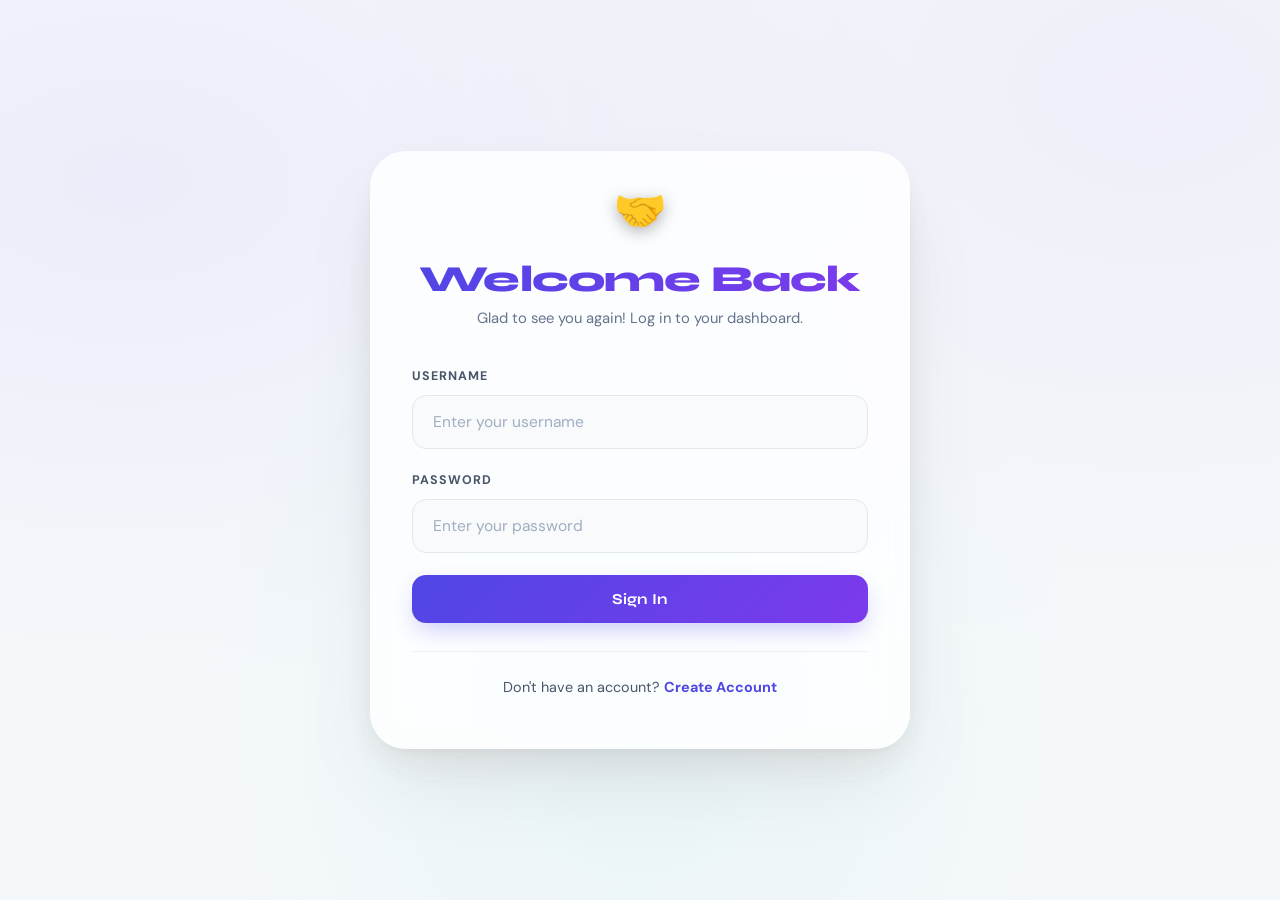
<file: index.html>
<!DOCTYPE html>
<html lang="en">

<head>
    <meta charset="UTF-8">
    <meta name="viewport" content="width=device-width, initial-scale=1.0, maximum-scale=1.0, user-scalable=no">
    <title>Dashboard | Smart Study Scheduler</title>

    <link rel="preconnect" href="https://fonts.googleapis.com">
    <link rel="preconnect" href="https://fonts.gstatic.com" crossorigin>
    <link href="https://fonts.googleapis.com/css2?family=Inter:wght@400;500;600;700&display=swap" rel="stylesheet">

    <link rel="stylesheet" href="style.css">
    <script src="script.js" defer></script>
</head>

<body>

    <div class="dashboard-container glass-effect">
        <header class="header">
            <div class="header-titles">
                <h1>Smart Study Scheduler</h1>
                <p class="subtitle">Dynamic Programming Engine</p>
            </div>
            <button id="logoutBtn" class="btn btn-danger">Logout</button>
        </header>

        <section class="input-section">
            <h3 class="section-title">Add Study Session</h3>
            <form id="sessionForm">
                <div class="input-grid">
                    <div class="form-group">
                        <label for="subjectName">Subject Name</label>
                        <input type="text" id="subjectName" placeholder="e.g., Data Structures" required
                            autocomplete="off">
                    </div>
                    <div class="form-group">
                        <label for="startTime">Start Time</label>
                        <input type="time" id="startTime" required>
                    </div>
                    <div class="form-group">
                        <label for="endTime">End Time</label>
                        <input type="time" id="endTime" required>
                    </div>
                    <div class="form-group">
                        <label for="priority">Priority Weight</label>
                        <input type="number" id="priority" placeholder="10 = Highest (1-10)" min="1" max="10" required>
                    </div>
                </div>
                <button type="submit" class="btn btn-success">+ Add to Study Pool</button>
            </form>
        </section>

        <hr class="divider">

        <main class="tables-wrapper">
            <section class="table-container draft-section">
                <div class="table-header">
                    <h3>Your Sessions (Draft Pool)</h3>
                    <button id="optimizeBtn" class="btn btn-primary btn-glow">Generate Optimal Plan</button>
                </div>
                <div class="table-responsive">
                    <table>
                        <thead>
                            <tr>
                                <th>Subject</th>
                                <th>Start Time</th>
                                <th>End Time</th>
                                <th>Priority</th>
                            </tr>
                        </thead>
                        <tbody id="draftTableBody">
                        </tbody>
                    </table>
                </div>
            </section>

            <section class="table-container optimal-section" id="optimalSection" style="display: none;">
                <h3 class="success-title">Final Optimal Study Plan</h3>
                <div class="table-responsive">
                    <table class="optimal-table">
                        <thead>
                            <tr>
                                <th>Selected Subject</th>
                                <th>Start Time</th>
                                <th>End Time</th>
                                <th>Weight</th>
                            </tr>
                        </thead>
                        <tbody id="optimalTableBody">
                        </tbody>
                    </table>
                </div>
            </section>
        </main>
    </div>

    <div id="toast" class="toast"></div>

</body>

</html>
</file>
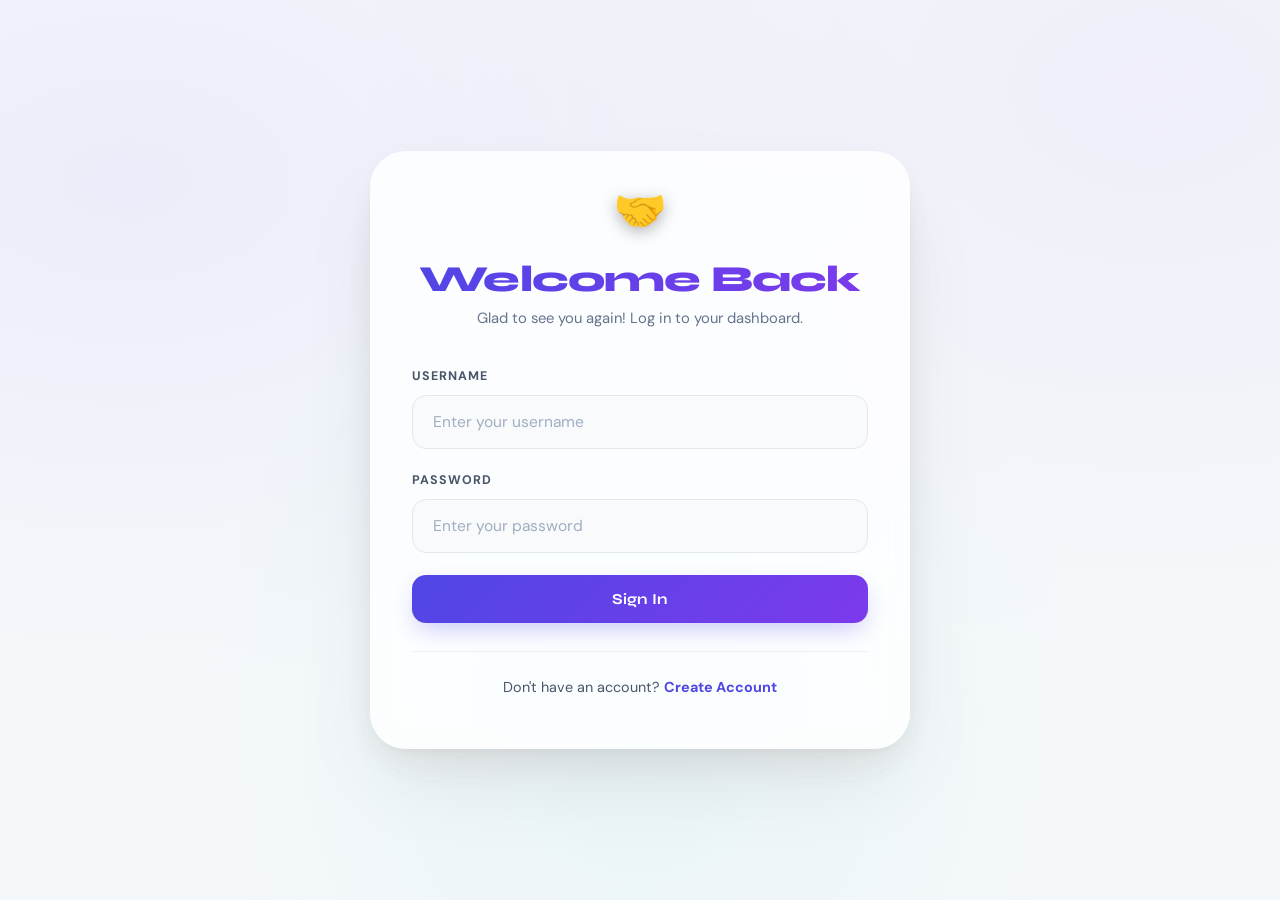
<file: login.html>
<!DOCTYPE html>
<html lang="en">

<head>
    <meta charset="UTF-8">
    <meta name="viewport" content="width=device-width, initial-scale=1.0, maximum-scale=1.0, user-scalable=no">
    <title>Login | Smart Study Scheduler</title>

    <link rel="preconnect" href="https://fonts.googleapis.com">
    <link rel="preconnect" href="https://fonts.gstatic.com" crossorigin>
    <link
        href="https://fonts.googleapis.com/css2?family=Syne:wght@400;500;600;700;800&family=DM+Sans:ital,opsz,wght@0,9..40,300;0,9..40,400;0,9..40,500;0,9..40,600;1,9..40,300&display=swap"
        rel="stylesheet">

    <link rel="stylesheet" href="style.css">
    <script src="script.js" defer></script>
</head>

<body>

    <div class="auth-container">
        <h2>Welcome Back</h2>
        <p class="auth-tagline">Glad to see you again! Log in to your dashboard.</p>

        <form id="loginForm">
            <div class="form-group">
                <label for="username">Username</label>
                <input type="text" id="username" placeholder="Enter your username" required autocomplete="username">
            </div>

            <div class="form-group">
                <label for="password">Password</label>
                <input type="password" id="password" placeholder="Enter your password" required
                    autocomplete="current-password">
            </div>

            <button type="submit" class="btn btn-auth-submit">Sign In</button>

            <div id="auth-message" class="auth-message"></div>
        </form>

        <div class="switch-link">
            <p>Don't have an account? <a href="signup.html">Create Account</a></p>
        </div>
    </div>

    <div id="toast" class="toast"></div>

</body>

</html>
</file>
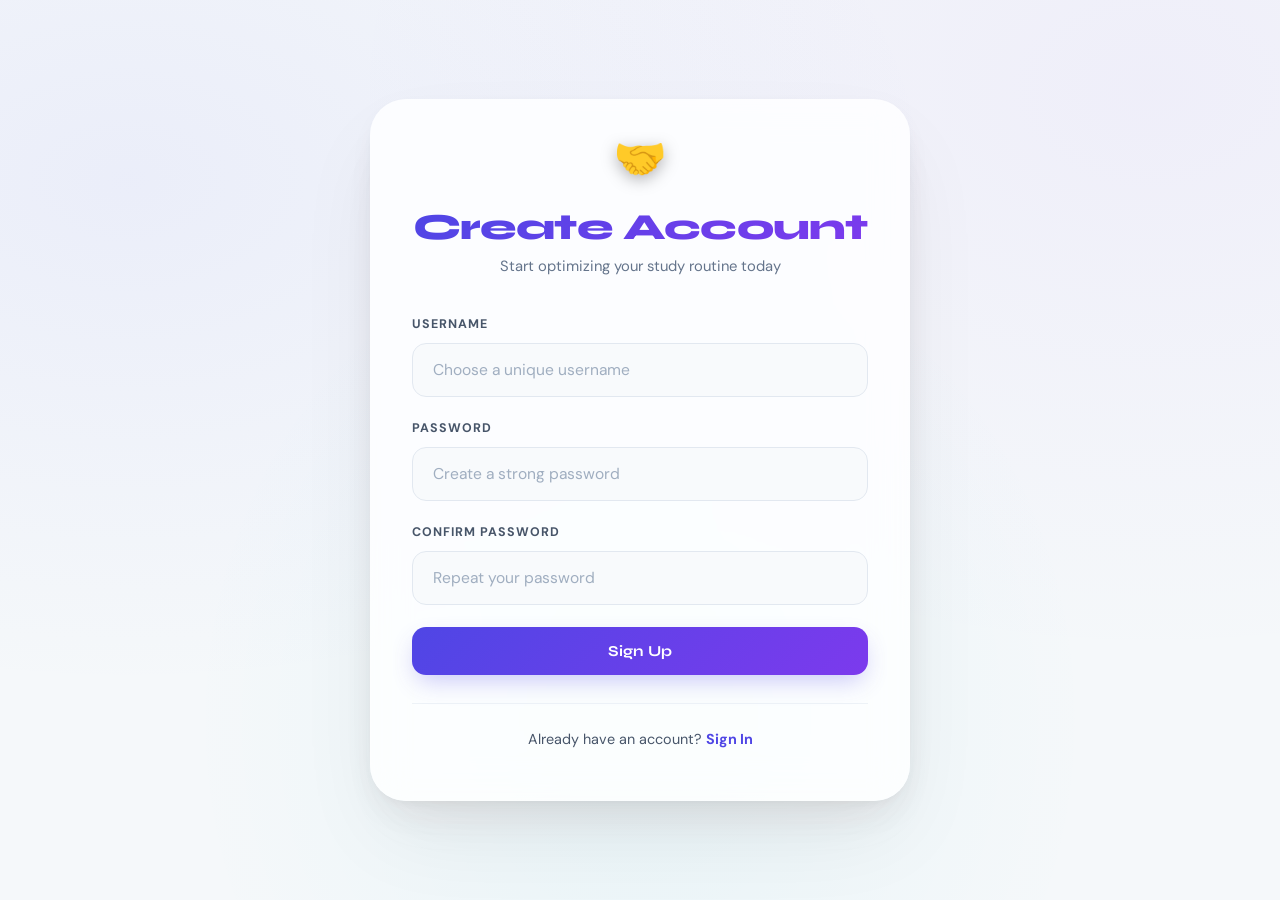
<file: signup.html>
<!DOCTYPE html>
<html lang="en">

<head>
    <meta charset="UTF-8">
    <meta name="viewport" content="width=device-width, initial-scale=1.0, maximum-scale=1.0, user-scalable=no">
    <title>Create Account | Smart Study Scheduler</title>

    <link rel="preconnect" href="https://fonts.googleapis.com">
    <link rel="preconnect" href="https://fonts.gstatic.com" crossorigin>
    <link
        href="https://fonts.googleapis.com/css2?family=Syne:wght@400;500;600;700;800&family=DM+Sans:ital,opsz,wght@0,9..40,300;0,9..40,400;0,9..40,500;0,9..40,600;1,9..40,300&display=swap"
        rel="stylesheet">

    <link rel="stylesheet" href="style.css">
    <script src="script.js" defer></script>
</head>

<body>

    <div class="auth-container">
        <h2>Create Account</h2>
        <p class="auth-tagline">Start optimizing your study routine today</p>

        <form id="signupForm">
            <div class="form-group">
                <label for="reg-username">Username</label>
                <input type="text" id="reg-username" placeholder="Choose a unique username" required
                    autocomplete="username">
            </div>

            <div class="form-group">
                <label for="reg-password">Password</label>
                <input type="password" id="reg-password" placeholder="Create a strong password" required
                    autocomplete="new-password">
            </div>

            <div class="form-group">
                <label for="reg-confirm-password">Confirm Password</label>
                <input type="password" id="reg-confirm-password" placeholder="Repeat your password" required
                    autocomplete="new-password">
            </div>

            <button type="submit" class="btn btn-auth-submit">Sign Up</button>

            <div id="auth-message" class="auth-message"></div>
        </form>

        <div class="switch-link">
            <p>Already have an account? <a href="login.html">Sign In</a></p>
        </div>
    </div>

    <div id="toast" class="toast"></div>

</body>

</html>
</file>
<file: style.css>
/* ============================================
   SMART STUDY SCHEDULER — LUXURY LIGHT SYSTEM
   Advanced Borderless Soft-Shadow Architecture
   ============================================ */

@import url('https://fonts.googleapis.com/css2?family=Syne:wght@400;500;600;700;800&family=DM+Sans:ital,opsz,wght@0,9..40,300;0,9..40,400;0,9..40,500;0,9..40,600;1,9..40,300&display=swap');

/* ── CSS Variables ── */
:root {
    /* Core Canvas */
    --bg-deep: #f5f8fa;
    --bg-mid: #edf2f6;
    --bg-surface: #ffffff;

    /* Premium Glass Config (Pure Shadows, No Borders) */
    --glass-bg: rgba(255, 255, 255, 0.82);
    --glass-bg-hover: rgba(255, 255, 255, 0.92);

    /* ADVANCED MULTI-LAYERED EMBEDDED LUXURY SHADOW */
    --glass-shadow:
        0 4px 10px -2px rgba(15, 12, 12, 0.04),
        0 12px 36px -4px rgba(85, 58, 58, 0.06),
        0 30px 60px -10px rgba(127, 118, 118, 0.05),
        0 40px 90px -15px rgba(64, 43, 43, 0.08);

    --glass-blur: blur(18px) saturate(140%);

    /* Accent Spectrum */
    --accent-primary: #4f46e5;
    --accent-glow: #6366f1;
    --accent-cyan: #06b6d4;
    --accent-purple: #7c3aed;
    --accent-green: #10b981;
    --accent-red: #f43f5e;
    --accent-amber: #f59e0b;

    /* Gradients */
    --grad-primary: linear-gradient(135deg, #4f46e5 0%, #7c3aed 100%);
    --grad-green: linear-gradient(135deg, #10b981 0%, #06b6d4 100%);
    --grad-red: linear-gradient(135deg, #f43f5e 0%, #ed64a6 100%);
    --grad-mesh: radial-gradient(ellipse at 10% 20%, rgba(99, 102, 241, 0.07) 0%, transparent 50%),
        radial-gradient(ellipse at 90% 10%, rgba(124, 58, 237, 0.05) 0%, transparent 50%),
        radial-gradient(ellipse at 50% 80%, rgba(6, 182, 212, 0.05) 0%, transparent 50%);

    /* Typography */
    --font-display: 'Syne', sans-serif;
    --font-body: 'DM Sans', sans-serif;

    /* High Readability Text Colors */
    --text-primary: #0f172a;
    --text-secondary: #475569;
    --text-muted: #64748b;

    /* Layout Radii */
    --radius-sm: 14px;
    --radius-md: 20px;
    --radius-lg: 26px;
    --radius-xl: 36px;

    /* Smooth Motion Springs */
    --ease-spring: cubic-bezier(0.34, 1.56, 0.64, 1);
    --ease-smooth: cubic-bezier(0.4, 0, 0.2, 1);
    --dur-fast: 180ms;
    --dur-mid: 320ms;
    --dur-slow: 500ms;
}

/* ── Base Setup & Custom Scrollbars (Chrome Fix) ── */
*,
*::before,
*::after {
    box-sizing: border-box;
    margin: 0;
    padding: 0;
    -webkit-tap-highlight-color: transparent;
}

html {
    scroll-behavior: smooth;
    -webkit-font-smoothing: antialiased;
    -moz-osx-font-smoothing: grayscale;
}

/* Elegant Custom Scrollbar for Chrome/Webkit */
::-webkit-scrollbar {
    width: 8px;
    height: 8px;
}

::-webkit-scrollbar-track {
    background: transparent;
}

::-webkit-scrollbar-thumb {
    background: #cbd5e1;
    border-radius: 10px;
}

::-webkit-scrollbar-thumb:hover {
    background: #94a3b8;
}

body {
    font-family: var(--font-body);
    font-size: 15px;
    line-height: 1.6;
    color: var(--text-primary);
    background-color: var(--bg-deep);
    background-image: var(--grad-mesh);
    min-height: 100vh;
    display: flex;
    align-items: center;
    justify-content: center;
    padding: clamp(24px, 5vw, 60px) clamp(16px, 3vw, 32px);
    overflow-x: hidden;
}

/* ── Glass Utility ── */
.glass-effect {
    background: var(--glass-bg);
    backdrop-filter: var(--glass-blur);
    -webkit-backdrop-filter: var(--glass-blur);
    border: none !important;
    box-shadow: var(--glass-shadow);
}

/* ============================================
   AUTH MODULE (Wider, Grand & Luxurious Sizing)
   ============================================ */
.auth-container {
    position: relative;
    z-index: 1;
    width: 100%;
    max-width: 540px;
    padding: 50px 42px;
    margin: auto;
    background: var(--glass-bg);
    backdrop-filter: var(--glass-blur);
    -webkit-backdrop-filter: var(--glass-blur);
    border: none !important;
    border-radius: var(--radius-xl);
    box-shadow: var(--glass-shadow);
    animation: card-rise var(--dur-slow) var(--ease-spring) both;
}

/* Dynamic Floating Salute/Handshake Brand Icon */
.auth-container::after {
    content: '🤝';
    position: absolute;
    top: 24px;
    left: 50%;
    transform: translateX(-50%);
    font-size: 42px;
    z-index: 10;
    filter: drop-shadow(0px 4px 8px rgba(0, 0, 0, 0.3));
    animation: icon-float 4.5s ease-in-out infinite;
}

@keyframes icon-float {

    0%,
    100% {
        transform: translateX(-50%) translateY(0) rotate(0deg);
    }

    40% {
        transform: translateX(-50%) translateY(-10px) rotate(-3deg);
    }

    70% {
        transform: translateX(-50%) translateY(-4px) rotate(2deg);
    }
}

@keyframes card-rise {
    from {
        opacity: 0;
        transform: translateY(40px) scale(0.96);
    }

    to {
        opacity: 1;
        transform: translateY(0) scale(1);
    }
}

.auth-container h2 {
    font-family: var(--font-display);
    font-size: clamp(1.8rem, 5vw, 2.3rem);
    font-weight: 800;
    text-align: center;
    margin-top: 56px;
    margin-bottom: 6px;
    background: var(--grad-primary);
    -webkit-background-clip: text;
    -webkit-text-fill-color: transparent;
    background-clip: text;
    letter-spacing: -0.8px;
    line-height: 1.2;
}

.auth-tagline {
    text-align: center;
    color: var(--text-muted);
    font-size: 0.925rem;
    margin-bottom: 36px;
}

/* 📍 CONSOLIDATED INLINE AUTH MESSAGES */
.auth-message {
    text-align: center;
    margin-top: 18px;
    padding: 12px;
    border-radius: var(--radius-sm);
    font-family: var(--font-body);
    font-size: 0.925rem;
    font-weight: 500;
    transition: all var(--dur-fast) var(--ease-smooth);
    display: none;
    opacity: 0;
    transform: translateY(-6px);
}

.auth-message.error {
    display: block;
    opacity: 1;
    transform: translateY(0);
    background-color: #fee2e2;
    color: #991b1b;
    border: 1px solid #ef4444;
}

.auth-message.success {
    display: block;
    opacity: 1;
    transform: translateY(0);
    background-color: #d1fae5;
    color: #065f46;
    border: 1px solid #10b981;
}

/* ============================================
   FORM ARCHITECTURE & COMFORTABLE INPUTS
   ============================================ */
.form-group {
    margin-bottom: 22px;
    position: relative;
}

.form-group label {
    display: block;
    font-size: 0.78rem;
    font-weight: 700;
    color: var(--text-secondary);
    text-transform: uppercase;
    letter-spacing: 0.08em;
    margin-bottom: 8px;
    transition: color var(--dur-fast) var(--ease-smooth);
}

.form-group:focus-within label {
    color: var(--accent-primary);
}

/* Modern Generous Sized Input Canvas (Chrome Fixes Added) */
.form-group input,
.form-group select {
    width: 100%;
    padding: 16px 20px;
    background: #f8fafc;
    border: 1.5px solid #e2e8f0;
    border-radius: var(--radius-sm);
    color: var(--text-primary);
    font-family: var(--font-body);
    font-size: 0.975rem;
    outline: none;
    transition: all var(--dur-fast) var(--ease-smooth);
    /* Remove default Chrome styling for consistency */
    appearance: none;
    -webkit-appearance: none;
}

.form-group input::placeholder {
    color: #a0aec0;
}

.form-group input:hover,
.form-group select:hover {
    border-color: #cbd5e1;
    background: #f1f5f9;
}

.form-group input:focus,
.form-group select:focus {
    background: #ffffff;
    border-color: var(--accent-primary);
    box-shadow: 0 10px 25px -5px rgba(79, 70, 229, 0.1);
    transform: translateY(-1px);
}

/* Chrome Time Picker Icon Alignment */
input[type="time"]::-webkit-calendar-picker-indicator {
    opacity: 0.6;
    cursor: pointer;
    padding: 4px;
    border-radius: 4px;
    transition: background 0.2s ease;
}

input[type="time"]::-webkit-calendar-picker-indicator:hover {
    background: #e2e8f0;
    opacity: 1;
}

/* Number Input Arrows Remove for clean look */
input[type=number]::-webkit-inner-spin-button,
input[type=number]::-webkit-outer-spin-button {
    -webkit-appearance: none;
    margin: 0;
}

/* ── Account Redirection Switcher ── */
.switch-link {
    text-align: center;
    margin-top: 28px;
    padding-top: 24px;
    border-top: 1px solid #edf2f7;
}

.switch-link p {
    color: var(--text-secondary);
    font-size: 0.9rem;
}

.switch-link a {
    color: var(--accent-primary);
    font-weight: 700;
    text-decoration: none;
    transition: color var(--dur-fast);
}

.switch-link a:hover {
    color: var(--accent-purple);
    text-decoration: underline;
}

/* ============================================
   BUTTONS PRESTIGE DESIGN
   ============================================ */
.btn {
    display: inline-flex;
    align-items: center;
    justify-content: center;
    gap: 8px;
    padding: 14px 28px;
    border: none;
    border-radius: var(--radius-sm);
    font-family: var(--font-display);
    font-size: 0.95rem;
    font-weight: 700;
    cursor: pointer;
    color: #ffffff;
    transition: transform var(--dur-fast) var(--ease-spring), box-shadow var(--dur-fast) var(--ease-smooth), opacity var(--dur-fast);
}

.btn:hover {
    transform: translateY(-2px);
}

.btn:active {
    transform: translateY(0) scale(0.97);
}

.btn-auth-submit,
.auth-container .btn {
    width: 100%;
    padding: 15px;
    background: var(--grad-primary);
    box-shadow: 0 10px 25px -5px rgba(79, 70, 229, 0.3);
}

.btn-auth-submit:hover,
.auth-container .btn:hover {
    box-shadow: 0 14px 35px -5px rgba(79, 70, 229, 0.45);
}

.btn-primary {
    background: var(--grad-primary);
    box-shadow: 0 6px 20px rgba(79, 70, 229, 0.15);
}

.btn-success {
    background: var(--grad-green);
    box-shadow: 0 6px 20px rgba(16, 185, 129, 0.15);
}

.btn-danger {
    background: var(--grad-red);
    padding: 10px 20px;
    font-size: 0.85rem;
}

.btn-glow {
    animation: light-glow 3s ease-in-out infinite;
}

@keyframes light-glow {

    0%,
    100% {
        box-shadow: 0 6px 20px rgba(79, 70, 229, 0.2);
    }

    50% {
        box-shadow: 0 10px 30px rgba(79, 70, 229, 0.4);
    }
}

/* ============================================
   DASHBOARD WORKSPACE LAYOUT
   ============================================ */
.dashboard-container {
    position: relative;
    z-index: 1;
    width: 100%;
    max-width: 1100px;
    margin: 0 auto;
    border-radius: var(--radius-xl);
    padding: clamp(30px, 5vw, 48px);
    background: rgba(255, 255, 255, 0.7);
    border: none !important;
    box-shadow: var(--glass-shadow);
    animation: card-rise var(--dur-slow) var(--ease-spring) both;
}

.header {
    display: flex;
    align-items: center;
    justify-content: space-between;
    gap: 16px;
    flex-wrap: wrap;
    padding-bottom: 24px;
    border-bottom: 1px solid #e2e8f0;
    margin-bottom: 36px;
}

.header h1 {
    font-family: var(--font-display);
    font-size: clamp(1.5rem, 4vw, 2.1rem);
    font-weight: 800;
    letter-spacing: -0.6px;
    background: linear-gradient(135deg, var(--text-primary) 20%, var(--accent-primary) 100%);
    -webkit-background-clip: text;
    -webkit-text-fill-color: transparent;
    background-clip: text;
}

.subtitle {
    font-size: 0.78rem;
    color: var(--text-muted);
    margin-top: 4px;
    font-weight: 700;
    letter-spacing: 0.06em;
    text-transform: uppercase;
}

.input-section {
    margin-bottom: 32px;
    padding: 28px;
    background: #ffffff;
    border: none !important;
    box-shadow: 0 12px 30px rgba(15, 23, 42, 0.02);
    border-radius: var(--radius-lg);
}

.section-title {
    font-family: var(--font-display);
    font-size: 1.1rem;
    font-weight: 700;
    color: var(--text-primary);
    margin-bottom: 20px;
    display: flex;
    align-items: center;
    gap: 8px;
}

.section-title::before {
    content: '';
    display: inline-block;
    width: 4px;
    height: 16px;
    background: var(--accent-green);
    border-radius: 2px;
}

.input-grid {
    display: grid;
    grid-template-columns: repeat(auto-fit, minmax(min(200px, 100%), 1fr));
    gap: 18px;
    margin-bottom: 16px;
}

.divider {
    border: none;
    border-top: 1px solid #e2e8f0;
    margin: 12px 0 32px;
    position: relative;
}

.divider::after {
    content: '✦';
    position: absolute;
    left: 50%;
    top: 50%;
    transform: translate(-50%, -50%);
    font-size: 10px;
    color: #94a3b8;
    background: #f5f8fa;
    padding: 0 12px;
}

/* ============================================
   DATA TABLES ARCHITECTURE
   ============================================ */
.tables-wrapper {
    display: flex;
    flex-direction: column;
    gap: 32px;
}

.table-container {
    background: #ffffff;
    border: none !important;
    border-radius: var(--radius-lg);
    overflow: hidden;
    box-shadow: 0 12px 35px rgba(15, 23, 42, 0.02);
}

.table-header {
    display: flex;
    align-items: center;
    justify-content: space-between;
    flex-wrap: wrap;
    gap: 12px;
    padding: 20px 24px;
    border-bottom: 1px solid #e2e8f0;
    background: #fafbfe;
}

.success-title {
    padding: 20px 24px;
    border-bottom: 1px solid #e2e8f0;
    background: rgba(16, 185, 129, 0.03);
}

.table-responsive {
    overflow-x: auto;
    -webkit-overflow-scrolling: touch;
}

table {
    width: 100%;
    border-collapse: collapse;
    min-width: 500px;
}

th {
    padding: 16px 24px;
    text-align: left;
    font-family: var(--font-display);
    font-size: 0.78rem;
    font-weight: 700;
    text-transform: uppercase;
    letter-spacing: 0.08em;
    color: var(--text-secondary);
    background: #f1f5f9;
    border-bottom: 1px solid #e2e8f0;
}

td {
    padding: 15px 24px;
    font-size: 0.95rem;
    color: var(--text-primary);
    border-bottom: 1px solid #f8fafc;
}

tbody tr {
    animation: row-lift 0.3s var(--ease-smooth) both;
}

@keyframes row-lift {
    from {
        opacity: 0;
        transform: translateY(4px);
    }

    to {
        opacity: 1;
        transform: translateY(0);
    }
}

tbody tr:hover td {
    background: rgba(79, 70, 229, 0.02);
}

.optimal-table tbody tr:hover td {
    background: rgba(16, 185, 129, 0.03);
}

tbody tr:last-child td {
    border-bottom: none;
}

.optimal-table td:last-child {
    font-family: var(--font-display);
    font-weight: 700;
    color: var(--accent-green);
}

/* ============================================
   TOASTS (High Contrast Dark Slate)
   ============================================ */
.toast {
    position: fixed;
    bottom: 28px;
    right: 28px;
    z-index: 9999;
    padding: 14px 26px;
    background: #0f172a;
    color: #ffffff;
    border-radius: var(--radius-md);
    font-family: var(--font-body);
    font-size: 0.925rem;
    font-weight: 500;
    box-shadow: 0 20px 40px rgba(15, 23, 42, 0.25);
    max-width: min(390px, calc(100vw - 40px));
    transform: translateY(20px);
    opacity: 0;
    pointer-events: none;
    transition: transform var(--dur-mid) var(--ease-spring), opacity var(--dur-mid);
    display: flex;
    align-items: center;
    gap: 12px;
}

.toast::before {
    content: '';
    width: 8px;
    height: 8px;
    border-radius: 50%;
    background: var(--accent-green);
    flex-shrink: 0;
}

.toast.show {
    transform: translateY(0);
    opacity: 1;
    pointer-events: auto;
}

.toast.toast-error::before {
    background: var(--accent-red);
}

.toast.toast-warn::before {
    background: var(--accent-amber);
}

.toast.toast-success::before {
    background: var(--accent-green);
}

/* ============================================
   RESPONSIVE SCALING (Mobile Friendly)
   ============================================ */
@media (max-width: 768px) {
    body {
        padding: 16px 12px;
    }

    .dashboard-container {
        padding: 24px 16px;
        border-radius: var(--radius-lg);
    }

    .header {
        flex-direction: column;
        align-items: flex-start;
        gap: 12px;
    }

    .header #logoutBtn {
        align-self: flex-end;
    }

    .input-section {
        padding: 20px 16px;
    }

    .input-grid {
        grid-template-columns: 1fr 1fr;
        gap: 14px;
    }

    .table-header {
        padding: 16px;
        flex-direction: column;
        align-items: flex-start;
    }

    .table-header .btn {
        width: 100%;
    }
}

@media (max-width: 480px) {
    .auth-container {
        padding: 40px 24px 28px;
        border-radius: var(--radius-lg);
    }

    .input-grid {
        grid-template-columns: 1fr;
    }

    th,
    td {
        padding: 12px;
        font-size: 0.85rem;
    }
}

@media (min-width: 1200px) {
    .input-grid {
        grid-template-columns: 2fr 1fr 1fr 1fr;
    }
}

:focus-visible {
    outline: 2.5px solid var(--accent-primary);
    outline-offset: 4px;
}
</file>
